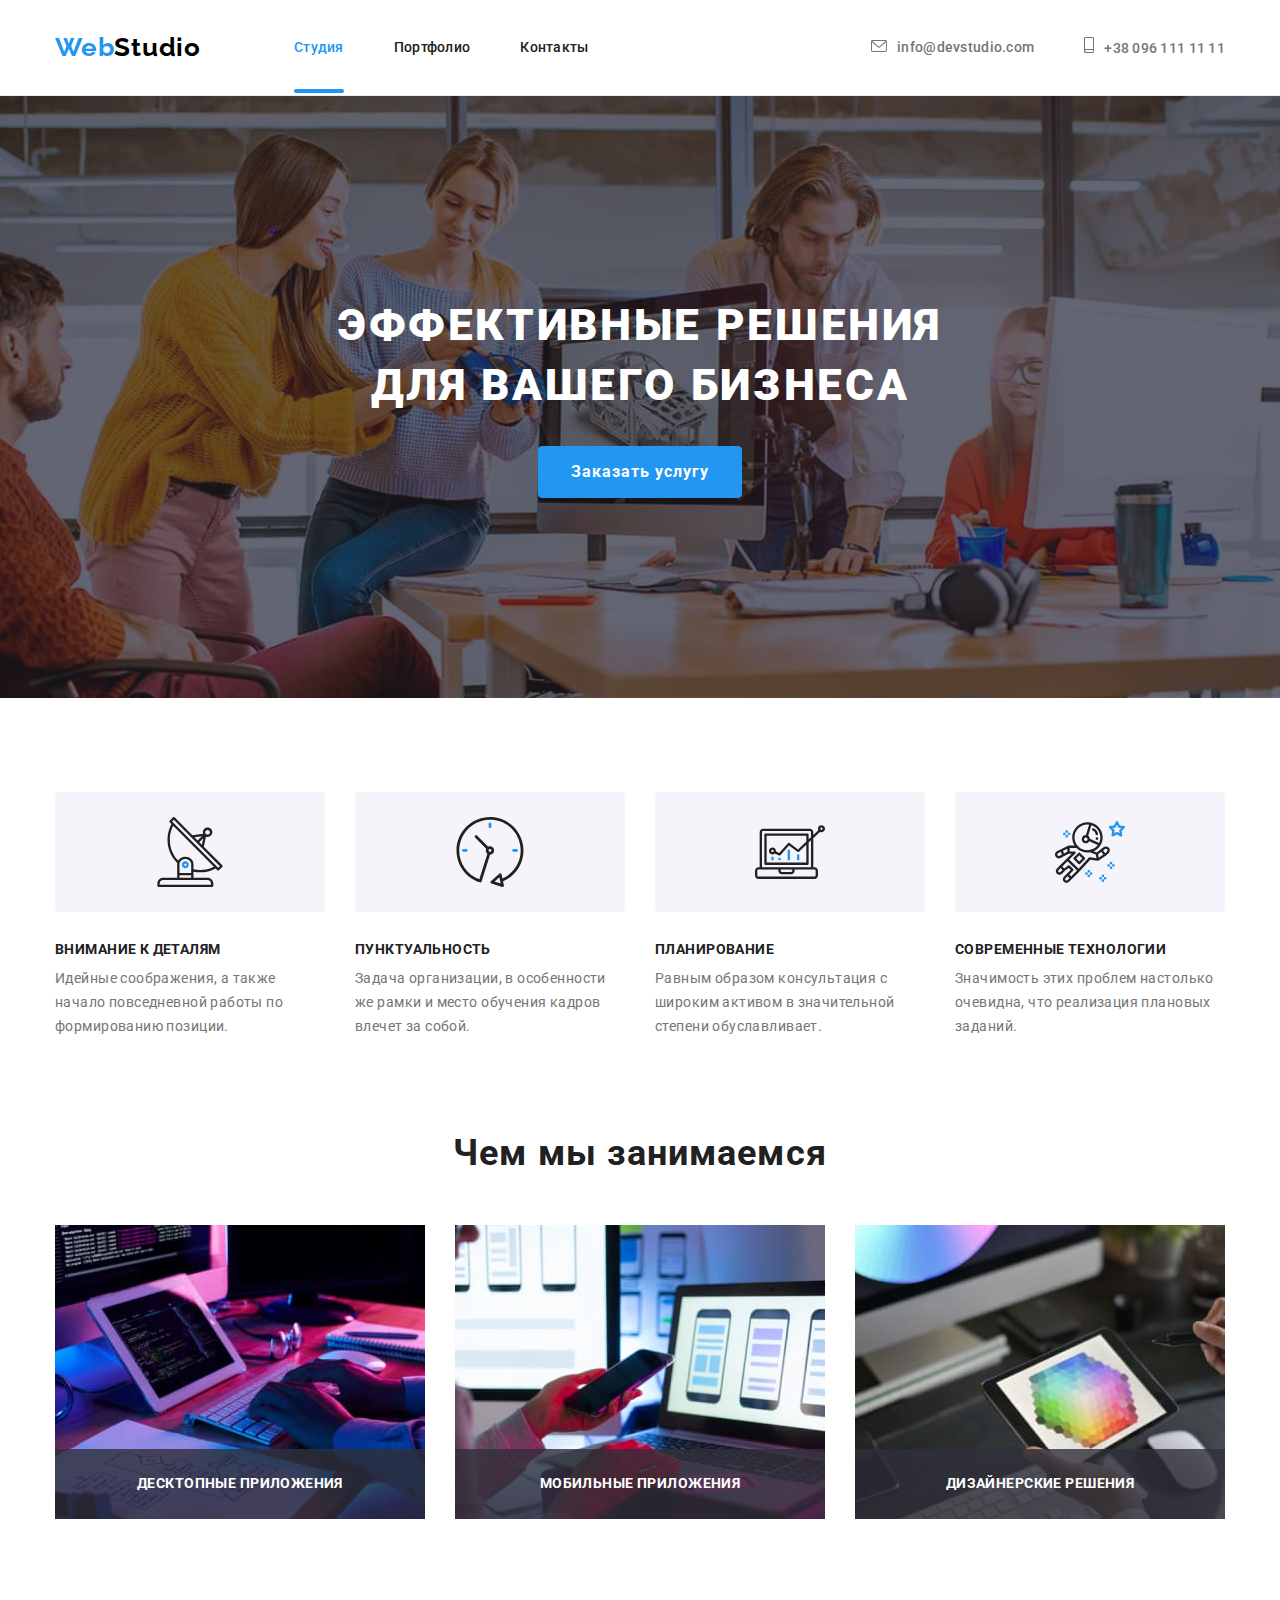
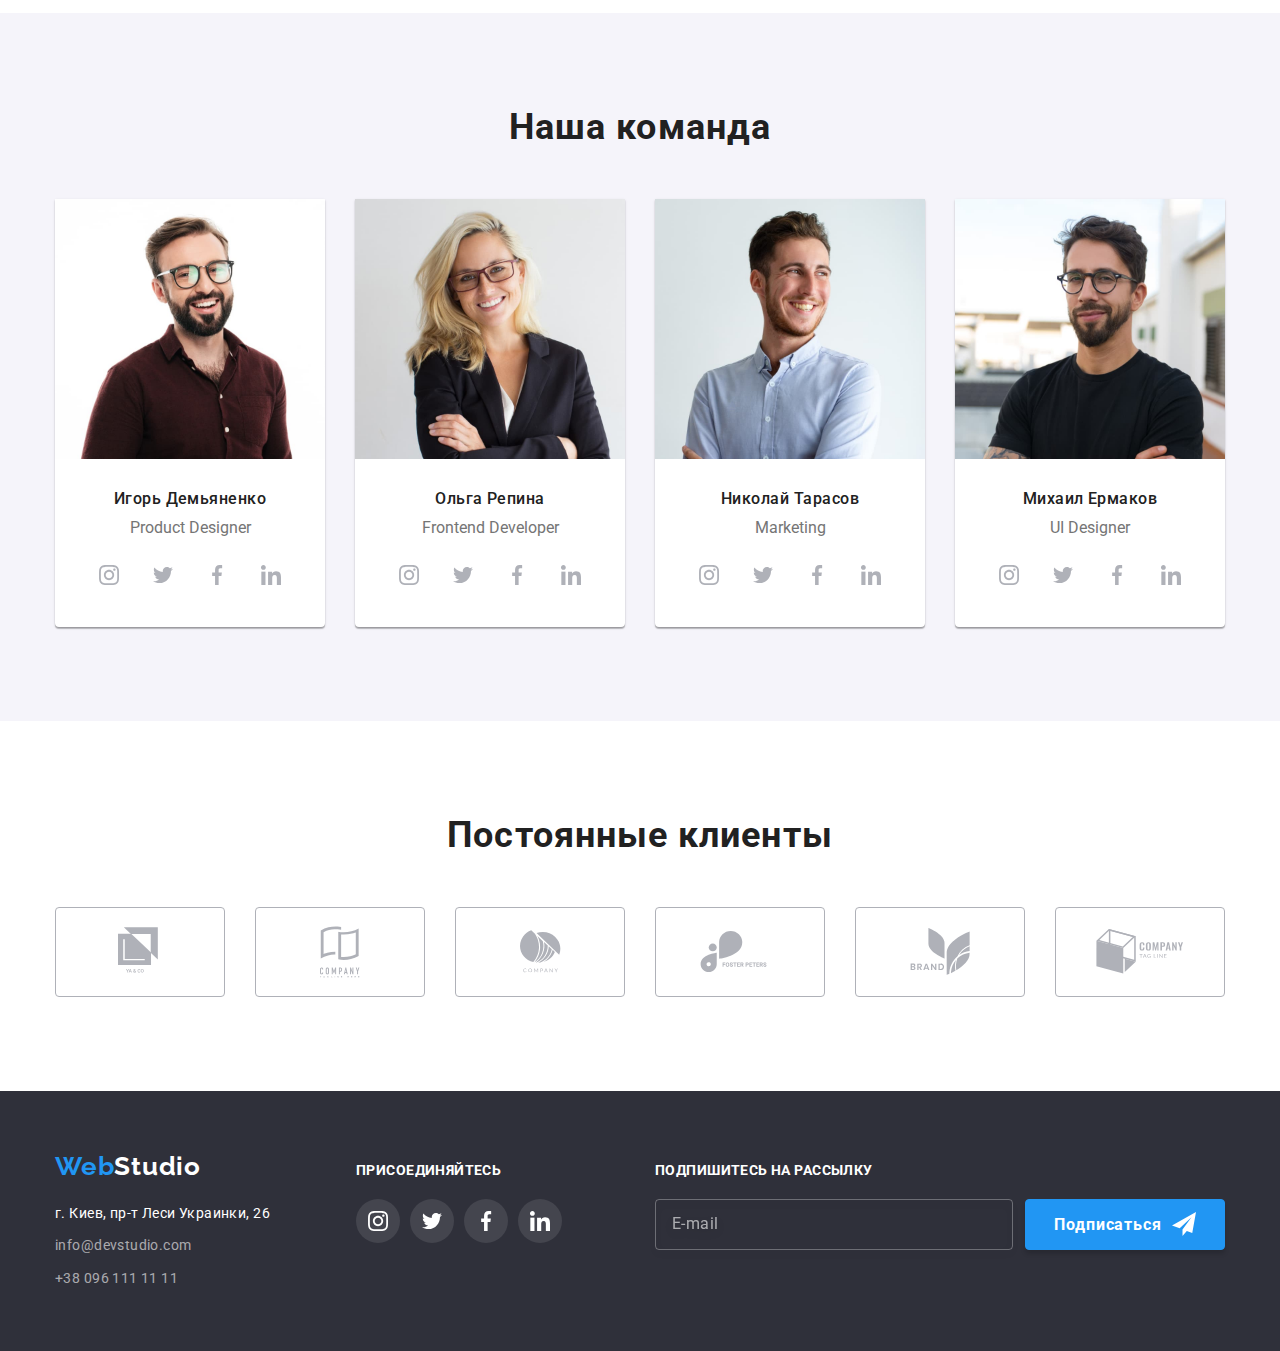
<file: index.html>
<!DOCTYPE html>
<html lang="ru">
<head>
    <meta charset="UTF-8">
    <meta name="viewport" content="width=device-width, initial-scale=1.0">
    <title>WebStudio</title>
    <link rel="preconnect" href="https://fonts.gstatic.com">
    <link href="https://fonts.googleapis.com/css2?family=Raleway:wght@700&family=Roboto:wght@400;500;700;900&display=swap" rel="stylesheet">
    <link rel="stylesheet" href="https://cdnjs.cloudflare.com/ajax/libs/modern-normalize/1.0.0/modern-normalize.min.css">
    <link rel="stylesheet" href="css/main.min.css">
</head>
<body>
    <!--Шапка сайта работа3-->
<header class="header">
    <div class="container">
    <nav class="nav">
        <a class="logo" href="./index.html" lang="en"><span class="logo-color">Web</span>Studio</a>
        <ul class="nav-list">
            <li class="nav-list-item"><a class="nav-list-link current" href="#">Студия</a></li>
            <li class="nav-list-item"><a class="nav-list-link" href="./portfolio.html">Портфолио</a></li>
            <li class="nav-list-item"><a class="nav-list-link" href="#">Контакты</a></li>
        </ul>
        </nav>
        <address>
            <ul class="contacts">
            <li class="contact-item"><a class="contact-item-link" href="mailto:info@devstudio.com">
                <svg class="contact-icon" width="16" height="12"><use href="./images/sprite.svg#icon-envelope"></use></svg>info@devstudio.com</a></li>
            <li class="contact-item"><a class="contact-item-link" href="tel:++380961111111"><svg class="contact-icon" width="10" height="16">
                <use href="./images/sprite.svg#icon-smartphone"></use>
            </svg>+38 096 111 11 11</a></li>
        </ul>
        </address>
        </div>
    </header>
    <main>
    <div>
        <section class="hero">
        <div class="container">
        <h1 class="hero-title">Эффективные решения<br>для вашего бизнеса</h1>
        <button class="button-order" type="button" data-modal-open>Заказать услугу</button>
        </div>
        </section>
    </div> 
    <!--особенности-->
    <section class="features">
    <div class="container">
  <ul class="features-list">
    <li class="item">
        <div class="item-icon-box"><svg class="item-icon">
            <use href="./images/sprite.svg#icon-antenna"></use>
        </svg></div>        
    <h3 class="item-head">Внимание к деталям</h3>
    <p class="item-text">Идейные соображения, а также начало повседневной работы по формированию позиции.</p>
    </li>
    <li class="item"><div class="item-icon-box"><svg class="item-icon">
        <use href="./images/sprite.svg#icon-clock"></use>
    </svg></div>
    <h3 class="item-head">Пунктуальность</h3>
    <p class="item-text">Задача организации, в особенности же рамки и место обучения кадров влечет за собой.</p></li>
    <li class="item"><div class="item-icon-box"><svg class="item-icon">
        <use href="./images/sprite.svg#icon-diagram"></use>
    </svg></div>
    <h3 class="item-head">Планирование</h3>
    <p class="item-text">Равным образом консультация с широким активом в значительной степени обуславливает.</p>
    </li>
    <li class="item"><div class="item-icon-box"><svg class="item-icon">
        <use href="./images/sprite.svg#icon-astronaut"></use>
    </svg></div>
    <h3 class="item-head">Современные технологии</h3>
    <p class="item-text">Значимость этих проблем настолько очевидна, что реализация плановых заданий.</p>
    </li>
  </ul>
  </div> 
</section>
<!--Чим ми займаємося-->
<section class="work">
    <div class="container">
    <h2 class="work-head">Чем мы занимаемся</h2>
    <ul class="work-list">
        <li class="work-item">
        <h3 class="work-item-title">Десктопные приложения</h3>
        <img src="./images/img1.jpg" alt="Набор кода" height="294" width="370">
        </li>
        <li class="work-item">
        <h3 class="work-item-title">Мобильные приложения</h3>
        <img src="./images/img2.jpg" alt="Создание приложений" height="294" width="370">
        </li>
        <li class="work-item">
            <h3 class="work-item-title">Дизайнерские решения</h3>
        <img src="./images/img3.jpg" alt="Дизайн приложений" height="294" width="370">
        </li>
    </ul>
    </div>
</section>
<!--Наша команда-->
    <section class="team">
    <div class="container">
    <h2 class="team-head">Наша команда</h2>
    <ul class="team-list">
        <li class="team-item"><img class="team-photo" src="./images/team1.jpg" alt="Product Designer" width="270" height="260">
        <h3 class="team-name">Игорь Демьяненко</h3>
        <p class="team-position">Product Designer</p>
        <ul class="social-list list">
            <li class="social-list-item">
                <a class="social-list-link" href="">
                    <svg class="social-list-icon">
                        <use href="./images/sprite.svg#icon-instagram"></use> 
                    </svg>
                </a></li>
            <li class="social-list-item">
                <a class="social-list-link" href="">
                <svg class="social-list-icon">
                    <use href="./images/sprite.svg#icon-twitter"></use>
                        </svg>
                    </a></li>
            <li class="social-list-item">
                        <a class="social-list-link" href="">
                            <svg class="social-list-icon">
                                <use href="./images/sprite.svg#icon-facebook"></use>
                            </svg>
                        </a></li>
            <li class="social-list-item">
                <a class="social-list-link" href="">
                    <svg class="social-list-icon">
                        <use href="./images/sprite.svg#icon-linkedin"></use>
                    </svg>
                </a></li>
            </ul>
        </li>
        <li class="team-item"><img class="team-photo" src="./images/team2.jpg" alt="Frontend Developer" width="270" height="260">
        <h3 class="team-name">Ольга Репина</h3>
        <p class="team-position">Frontend Developer</p>
        <ul class="social-list list">
            <li class="social-list-item">
                <a class="social-list-link" href="">
                    <svg class="social-list-icon">
                        <use href="./images/sprite.svg#icon-instagram"></use>
                    </svg>
                </a></li>
            <li class="social-list-item">
                <a class="social-list-link" href="">
                    <svg class="social-list-icon">
                        <use href="./images/sprite.svg#icon-twitter"></use>
                    </svg>
                </a></li>
            <li class="social-list-item">
                <a class="social-list-link" href="">
                    <svg class="social-list-icon">
                        <use href="./images/sprite.svg#icon-facebook"></use>
                    </svg>
                </a></li>
            <li class="social-list-item">
                <a class="social-list-link" href="">
                    <svg class="social-list-icon">
                        <use href="./images/sprite.svg#icon-linkedin"></use>
                    </svg>
                </a></li>
        </ul>
        </li>
        <li class="team-item">
        <img class="team-photo" src="./images/team3.jpg" alt="Marketing" width="270" height="260">
        <h3 class="team-name">Николай Тарасов</h3>
        <p class="team-position">Marketing</p>
        <ul class="social-list list">
            <li class="social-list-item">
                <a class="social-list-link" href="">
                    <svg class="social-list-icon">
                        <use href="./images/sprite.svg#icon-instagram"></use>
                    </svg>
                </a></li>
            <li class="social-list-item">
                <a class="social-list-link" href="">
                    <svg class="social-list-icon">
                        <use href="./images/sprite.svg#icon-twitter"></use>
                    </svg>
                </a></li>
            <li class="social-list-item">
                <a class="social-list-link" href="">
                    <svg class="social-list-icon">
                        <use href="./images/sprite.svg#icon-facebook"></use>
                    </svg>
                </a></li>
            <li class="social-list-item">
                <a class="social-list-link" href="">
                    <svg class="social-list-icon">
                        <use href="./images/sprite.svg#icon-linkedin"></use>
                    </svg>
                </a></li>
        </ul>
        </li>
        <li class="team-item">
        <img class="team-photo" src="./images/team4.jpg" alt="UI Designer" width="270" height="260">
        <h3 class="team-name">Михаил Ермаков</h3>
        <p class="team-position">UI Designer</p>
        <ul class="social-list list">
            <li class="social-list-item">
                <a class="social-list-link" href="">
                    <svg class="social-list-icon">
                        <use href="./images/sprite.svg#icon-instagram"></use>
                    </svg>
                </a></li>
            <li class="social-list-item">
                <a class="social-list-link" href="">
                    <svg class="social-list-icon">
                        <use href="./images/sprite.svg#icon-twitter"></use>
                    </svg>
                </a></li>
            <li class="social-list-item">
                <a class="social-list-link" href="">
                    <svg class="social-list-icon">
                        <use href="./images/sprite.svg#icon-facebook"></use>
                    </svg>
                </a></li>
            <li class="social-list-item">
                <a class="social-list-link" href="">
                    <svg class="social-list-icon">
                        <use href="./images/sprite.svg#icon-linkedin"></use>
                    </svg>
                </a></li>
        </ul>
        </li>
    </ul>
    </div>
    </section>
    <!-- Клиенты -->
    <section class="clients section">
        <div class="container">
            <h2 class="clients-title">Постоянные клиенты</h2>
            <ul class="clients-list">
                <li class="clients-list-item">
                    <a class="clients-link" href="" target="_blank">
                        <svg class="clients-logo" width="44px" height="49px">
                            <use href="./images/sprite.svg#icon-logo1"></use>
                        </svg>
                    </a>
                </li>
                <li class="clients-list-item">
                    <a class="clients-link" href="" target="_blank">
                        <svg class="clients-logo" width="40px" height="52px">
                            <use href="./images/sprite.svg#icon-logo2"></use>
                        </svg>
                    </a>
                </li>
                <li class="clients-list-item">
                    <a class="clients-link" href="" target="_blank">
                        <svg class="clients-logo" width="41px" height="43px">
                            <use href="./images/sprite.svg#icon-logo3"></use>
                        </svg>
                    </a>
                </li>
                <li class="clients-list-item">
                    <a class="clients-link" href="" target="_blank">
                        <svg class="clients-logo" width="80px" height="42px">
                            <use href="./images/sprite.svg#icon-logo4"></use>
                        </svg>
                    </a>
                </li>
                <li class="clients-list-item">
                    <a class="clients-link" href="" target="_blank">
                        <svg class="clients-logo" width="60px" height="47px">
                            <use href="./images/sprite.svg#icon-logo5"></use>
                        </svg>
                    </a>
                </li>
                <li class="clients-list-item">
                    <a class="clients-link" href="" target="_blank">
                        <svg class="clients-logo" width="88px" height="45px">
                            <use href="./images/sprite.svg#icon-logo6"></use>
                        </svg>
                    </a>
                </li>
            </ul>
        </div>
    </section>
     </main>
    <!--Футер-->
    <footer class="footer">
    <div class="container">
    <div class="footer-contacts">   
    <a class="logo" href=""><span class="logo-color">Web</span><span class="logo-white">Studio</span></a>
        <address class="address">
        <ul class="main-contacts-list">
        <li class="main-contacts-item">
        <a class="main-contacts-link map" href="https://goo.gl/maps/psRtu3tgyUnC2bHMA" target="_blank"> г. Киев, пр-т
                    Леси Украинки, 26 </a></li>
        <li class="main-contacts-item">
        <a class="main-contacts-link" href="mailto:info@devstudio.com">info@devstudio.com</a>
        </li>
        <li class="main-contacts-item">
        <a class="main-contacts-link" href="tel:+380961111111">+38 096 111 11 11</a>
        </li>
        </ul>
        </address>
        </div>
        <!-- Футер соцсети -->
    <div class="footer-social">
        <p class="join">присоединяйтесь</p>
        <ul class="footer-social-list">
            <li class="footer-social-item">
                <a class="footer-social-link" href="">
                    <svg class="social-logo">
                        <use href="./images/sprite.svg#icon-instagram"></use>
                    </svg>
                </a>
            </li>
            <li class="footer-social-item">
                <a class="footer-social-link" href="">
                    <svg class="social-logo">
                        <use href="./images/sprite.svg#icon-twitter"></use>
                    </svg></a>
            </li>
            <li class="footer-social-item">
                <a class="footer-social-link" href="">
                    <svg class="social-logo">
                        <use href="./images/sprite.svg#icon-facebook"></use>
                    </svg></a>
            </li>
            <li class="footer-social-item">
                <a class="footer-social-link" href="">
                    <svg class="social-logo">
                        <use href="./images/sprite.svg#icon-linkedin"></use>
                    </svg></a>
            </li>
        </ul>
    </div>
    <!-- Подписка -->
    <form class="subscription-form">
        <b class="subs-title">Подпишитесь на рассылку</b>
        <div class="subscription">
            <label for="subs-email"></label>
            <input class="subs-input" id="subs-email" name="subs-email" type="email" placeholder="E-mail"
                autocomplete="email">
            <button class="subs-btn" type="submit">Подписаться
                <svg class="icon-send" width="24px" height="24px">
                    <use href="./images/sprite.svg#icon-send"></use>
                </svg>
            </button>
        </div>
    </form>
    </div>
    </footer>
    <!-- Модальное окно -->
    <div class="backdrop is-hidden" data-modal>
        <div class="modal">
            <button class="modal-btn-close" type="button" data-modal-close>
                <svg class="icon-close" width="11px" height="11px">
                    <use href="./images/sprite.svg#icon-close"></use>
                </svg>
            </button>
            <form class="main-form">
                <b class="form-title">Оставьте свои данные, мы вам перезвоним</b>
                <div class="form-field">
                    <label class="field-label" for="name">Имя</label>
                    <input class="field-input" id="name" type="text" name="name" autocomplete="name">
                    <svg class="icon-input" width="18px" height="18px">
                        <use href="./images/sprite.svg#icon-person"></use>
                    </svg>
                </div>
                <div class="form-field">
                    <label class="field-label" for="tel">Телефон</label>
                    <input class="field-input" id="tel" type="tel" name="tel" autocomplete="tel">
                    <svg class="icon-input" width="18px" height="18px">
                        <use href="./images/sprite.svg#icon-phone"></use>
                    </svg>
                </div>
                <div class="form-field">
                    <label class="field-label" for="email">Почта</label>
                    <input class="field-input" id="email" type="email" name="email" autocomplete="email">
                    <svg class="icon-input" width="18px" height="18px">
                        <use href="./images/sprite.svg#icon-email"></use>
                    </svg>
                </div>
                <div class="form-field comment">
                    <label class="field-label" for="comment">Комментарий</label>
                    <textarea class="field-input textarea" id="comment" name="comment" placeholder="Введите текст"></textarea>
                </div>
                <div class="form-check">
                    <input class="check-input" type="checkbox" id="check" name="privacy">
                    <label class="check-label" for="check">Соглашаюсь с рассылкой и принимаю<a class="policy-link"
                            href="#">Условия договора</a></label>
                </div>
                <button class="send-btn" type="submit">Отправить</button>
            </form>
        </div>
    </div>
    <script src="./js/modal.js"></script>
</body>
</html>
</file>
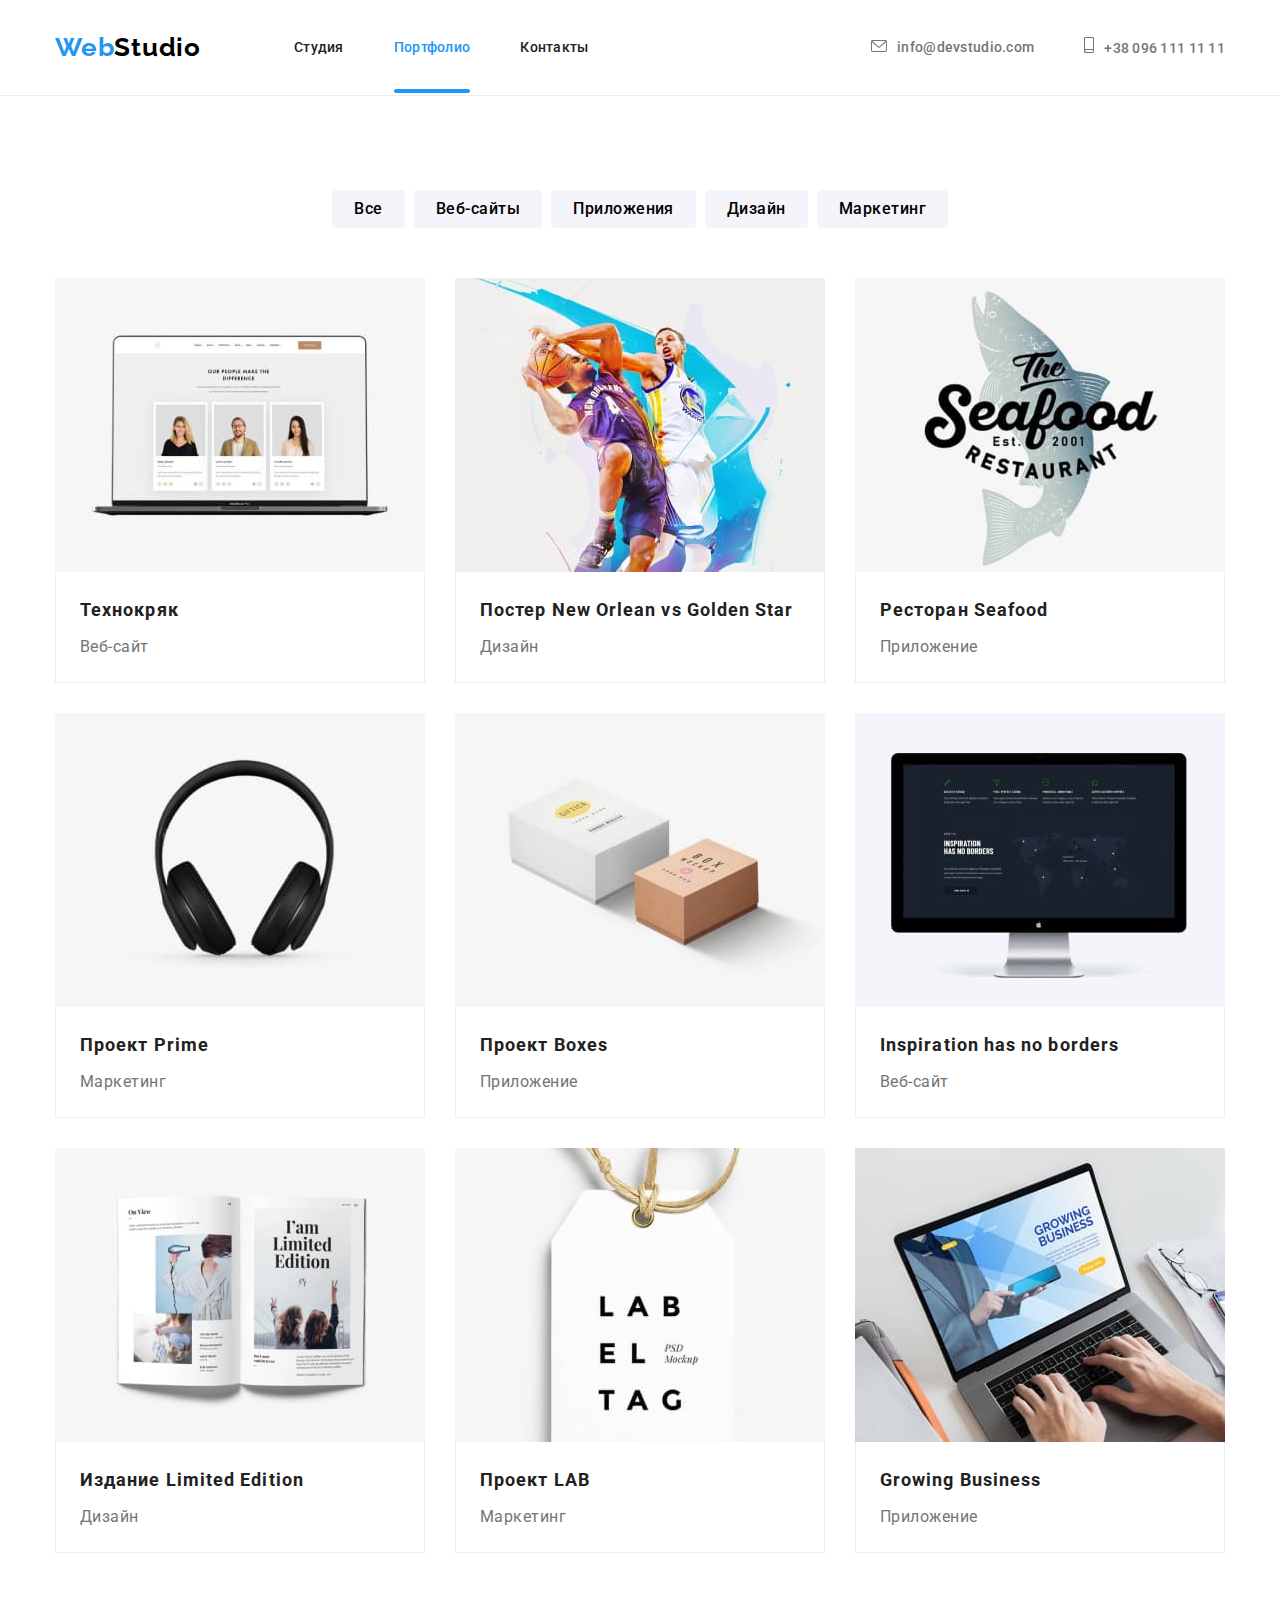
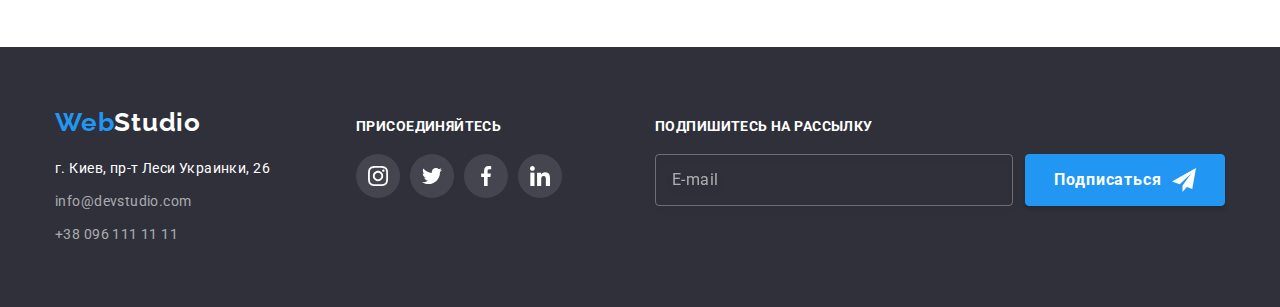
<file: portfolio.html>
<!DOCTYPE html>
<html lang="en">
<head>
    <meta charset="UTF-8">
    <meta name="viewport" content="width=device-width, initial-scale=1.0">
    <title>Portfolio</title>
    <link rel="preconnect" href="https://fonts.gstatic.com">
    <link href="https://fonts.googleapis.com/css2?family=Raleway:wght@700&family=Roboto:wght@400;500;700;900&display=swap" rel="stylesheet">
    <link rel="stylesheet" href="https://cdnjs.cloudflare.com/ajax/libs/modern-normalize/1.0.0/modern-normalize.min.css">
    <link rel="stylesheet" href="css/portfolio.min.css">
</head>
<body>
    <!--Шапка сайта-->
    <header class="header">
    <div class="container">
        <nav class="nav">
            <a class="logo" href="./index.html" lang="en"><span class="logo-color">Web</span>Studio</a>
            <ul class="nav-list">
                <li class="nav-list-item"><a class="nav-list-link" href="#">Студия</a></li>
                <li class="nav-list-item"><a class="nav-list-link current" href="./portfolio.html">Портфолио</a></li>
                <li class="nav-list-item"><a class="nav-list-link" href="#">Контакты</a></li>
            </ul>
            </nav>
            <address>
                <ul class="contacts">
                    <li class="contact-item"><a class="contact-item-link" href="mailto:info@devstudio.com">
                            <svg class="contact-icon" width="16" height="12">
                                <use href="./images/sprite.svg#icon-envelope"></use>
                            </svg>info@devstudio.com</a></li>
                    <li class="contact-item"><a class="contact-item-link" href="tel:++380961111111"><svg class="contact-icon" width="10"
                                height="16">
                                <use href="./images/sprite.svg#icon-smartphone"></use>
                            </svg>+38 096 111 11 11</a></li>
                </ul>
            </address>
            </div>
    </header>
    <main>
        <!--Портфолио-->
    <section class="portfolio">
    <div class="container">
    <h1 class="visually-hidden">Портфолио</h1>
    <!-- кнопки -->
    <ul class="btn">
        <li class="btn-list"><button class="btn-item" type="button">Все</button></li>
        <li class="btn-list"><button class="btn-item" type="button">Веб-сайты</button></li>
        <li class="btn-list"><button class="btn-item" type="button">Приложения</button></li>
        <li class="btn-list"><button class="btn-item" type="button">Дизайн</button></li>
        <li class="btn-list"><button class="btn-item" type="button">Маркетинг</button></li>
    </ul>
    <!-- проекты -->
    <ul class="project-list">
        <li class="project-list-item">
            <a class="project-list-item-link" href="">
            <div class="cards">
                <p class="overlay">Технокряк это современная площадка распространения коронавируса. Компании используют эту
                    платформу для цифрового шпионажа и атак на защищённые сервера конкурентов.</p>
                        <img class="project-list-item-img" src="./images/portfolio/project1.jpg" alt="ноутбук" width="370" height="294">
            </div>
            <div class="wrapper">
            <h2 class="project-list-item-title">Технокряк</h2>
            <p class="project-list-item-text">Веб-сайт</p>
            </div>
            </a>
        </li>
        <li class="project-list-item">
            <a class="project-list-item-link" href="">
            <div class="cards">
                <p class="overlay">Технокряк это современная площадка распространения коронавируса. Компании используют эту
                    платформу для цифрового шпионажа и атак на защищённые сервера конкурентов.</p>
            <img class="project-list-item-img" src="./images/portfolio/project2.jpg" alt="постер" width="370" height="294">
            </div>
            <div class="wrapper">
            <h2 class="project-list-item-title">Постер New Orlean vs Golden Star</h2>
            <p class="project-list-item-text">Дизайн</p>
            </div>
            </a>
        </li>   
        <li class="project-list-item">
            <a class="project-list-item-link" href="">
            <div class="cards">
                <p class="overlay">Технокряк это современная площадка распространения коронавируса. Компании используют эту
                    платформу для цифрового шпионажа и атак на защищённые сервера конкурентов.</p>
            <img class="project-list-item-img" src="./images/portfolio/project3.jpg" alt="лого ресторана" width="370" height="294">
            </div>
            <div class="wrapper">
            <h2 class="project-list-item-title">Ресторан Seafood</h2>
            <p class="project-list-item-text">Приложение</p>
        </div>
        </a>
        </li> 
        <li class="project-list-item">
            <a class="project-list-item-link" href="">
            <div class="cards">
                <p class="overlay">Технокряк это современная площадка распространения коронавируса. Компании используют эту
                    платформу для цифрового шпионажа и атак на защищённые сервера конкурентов.</p>
            <img class="project-list-item-img" src="./images/portfolio/project4.jpg" alt="наушники" width="370" height="294">
            </div>
            <div class="wrapper">
            <h2 class="project-list-item-title">Проект Prime</h2>
            <p class="project-list-item-text">Маркетинг</p>
        </div>
        </a>
        </li>
        <li class="project-list-item">
            <a class="project-list-item-link" href="">
            <div class="cards">
                <p class="overlay">Технокряк это современная площадка распространения коронавируса. Компании используют эту
                    платформу для цифрового шпионажа и атак на защищённые сервера конкурентов.</p>
                <img class="project-list-item-img" src="./images/portfolio/project5.jpg" alt="коробки" width="370" height="294">
            </div>
                <div class="wrapper">
            <h2 class="project-list-item-title">Проект Boxes</h2>
            <p class="project-list-item-text">Приложение</p>
        </div>
        </a>
        </li>
        <li class="project-list-item">
            <a class="project-list-item-link" href="">
            <div class="cards">
                <p class="overlay">Технокряк это современная площадка распространения коронавируса. Компании используют эту
                    платформу для цифрового шпионажа и атак на защищённые сервера конкурентов.</p>
            <img class="project-list-item-img" src="./images/portfolio/project6.jpg" alt="монитор" width="370" height="294">
            </div>
            <div class="wrapper">
            <h2 class="project-list-item-title">Inspiration has no borders</h2>
            <p class="project-list-item-text">Веб-сайт</p>
        </div>
        </a>
        </li>
        <li class="project-list-item">
            <a class="project-list-item-link" href="">
            <div class="cards">
                <p class="overlay">Технокряк это современная площадка распространения коронавируса. Компании используют эту
                    платформу для цифрового шпионажа и атак на защищённые сервера конкурентов.</p>
            <img class="project-list-item-img" src="./images/portfolio/project7.jpg" alt="книга" width="370" height="294">
            </div>
            <div class="wrapper">
            <h2 class="project-list-item-title">Издание Limited Edition</h2>
            <p class="project-list-item-text">Дизайн</p>
        </div>
        </a>
        </li>
        <li class="project-list-item">
            <a class="project-list-item-link" href="">
            <div class="cards">
                <p class="overlay">Технокряк это современная площадка распространения коронавируса. Компании используют эту
                    платформу для цифрового шпионажа и атак на защищённые сервера конкурентов.</p>
            <img class="project-list-item-img" src="./images/portfolio/project8.jpg" alt="лейбл" width="370" height="294">
            </div>
            <div class="wrapper">
            <h2 class="project-list-item-title">Проект LAB</h2>
            <p class="project-list-item-text">Маркетинг</p>
        </div>
        </a>
        </li>
        <li class="project-list-item">
            <a class="project-list-item-link" href="">
            <div class="cards">
                <p class="overlay">Технокряк это современная площадка распространения коронавируса. Компании используют эту
                    платформу для цифрового шпионажа и атак на защищённые сервера конкурентов.</p>
            <img class="project-list-item-img" src="./images/portfolio/project9.jpg" alt="открытый ноутбук" width="370" height="294">
            </div>
            <div class="wrapper">
            <h2 class="project-list-item-title">Growing Business</h2>
            <p class="project-list-item-text">Приложение</p>
        </div>
        </a>
        </li>
    </ul>
    </div>
    </section>    
    </main>
    <!--Футер-->
        <footer class="footer">
            <div class="container">
                <div class="footer-contacts">
                    <a class="logo" href=""><span class="logo-color">Web</span><span class="logo-white">Studio</span></a>
                    <address class="address">
                        <ul class="main-contacts-list">
                            <li class="main-contacts-item">
                                <a class="main-contacts-link map" href="https://goo.gl/maps/psRtu3tgyUnC2bHMA" target="_blank">
                                    г. Киев, пр-т
                                    Леси Украинки, 26 </a></li>
                            <li class="main-contacts-item">
                                <a class="main-contacts-link" href="mailto:info@devstudio.com">info@devstudio.com</a>
                            </li>
                            <li class="main-contacts-item">
                                <a class="main-contacts-link" href="tel:+380961111111">+38 096 111 11 11</a>
                            </li>
                        </ul>
                    </address>
                </div>
                <!-- Футер соцсети -->
                <div class="footer-social">
                    <p class="join">присоединяйтесь</p>
                    <ul class="footer-social-list">
                        <li class="footer-social-item">
                            <a class="footer-social-link" href="">
                                <svg class="social-logo">
                                    <use href="./images/sprite.svg#icon-instagram"></use>
                                </svg>
                            </a>
                        </li>
                        <li class="footer-social-item">
                            <a class="footer-social-link" href="">
                                <svg class="social-logo">
                                    <use href="./images/sprite.svg#icon-twitter"></use>
                                </svg></a>
                        </li>
                        <li class="footer-social-item">
                            <a class="footer-social-link" href="">
                                <svg class="social-logo">
                                    <use href="./images/sprite.svg#icon-facebook"></use>
                                </svg></a>
                        </li>
                        <li class="footer-social-item">
                            <a class="footer-social-link" href="">
                                <svg class="social-logo">
                                    <use href="./images/sprite.svg#icon-linkedin"></use>
                                </svg></a>
                        </li>
                    </ul>
                </div>
                <!-- Подписка -->
                <form class="subscription-form">
                    <b class="subs-title">Подпишитесь на рассылку</b>
                    <div class="subscription">
                        <label for="subs-email"></label>
                        <input class="subs-input" id="subs-email" name="subs-email" type="email" placeholder="E-mail"
                            autocomplete="email">
                        <button class="subs-btn" type="submit">Подписаться
                            <svg class="icon-send" width="24px" height="24px">
                                <use href="./images/sprite.svg#icon-send"></use>
                            </svg>
                        </button>
                    </div>
                </form>
            </div>
        </footer>
</body>
</html>
</file>
<file: css/main.min.css>
:root{--primary-text-color: #212121;--secondary-text-color: #757575;--accent-text-color: #2196f3;--reserve-text-color: #ffffff;--primary-font-family: "Roboto", sans-serif;--secondary-font-family: "Raleway", sans-serif;--card-set-gap: 30px}html{box-sizing:border-box}*,*::before,*::after{box-sizing:inherit}body{font-family:var(--primary-font-family)}ul{list-style:none;padding:0;margin:0}h1,h2,h3,h4,h5,h6,p{margin:0}a{text-decoration:none}address{font-style:normal}img{display:block;max-width:100%;height:auto}textarea{resize:none}.container{width:1200px;padding:0 15px;margin:0 auto}.section{padding-top:94px;padding-bottom:94px}.visually-hidden{position:absolute;width:1px;height:1px;margin:-1px;border:0;padding:0;white-space:nowrap;clip-path:inset(100%);clip:rect(0 0 0 0);overflow:hidden}.header{padding-top:32px;padding-bottom:32px;border-bottom:1px solid #ececec}.header .container{display:flex;align-items:center;justify-content:space-between}.nav{display:flex;align-items:center}.nav-list{display:flex;align-items:center;margin-left:93px}.nav-list-item:not(:last-child){margin-right:50px}.contacts{display:flex;align-items:center;margin-left:auto}.logo{font-family:var(--secondary-font-family);color:#000000;font-weight:700;font-size:26px;line-height:1.19;letter-spacing:0.03em}.logo-color{color:var(--accent-text-color)}.nav-list-link{position:relative;padding-top:32px;padding-bottom:32px;font-weight:500;font-size:14px;line-height:1.14;letter-spacing:0.02em;color:var(--primary-text-color);transition:color 250ms cubic-bezier(0.4, 0, 0.2, 1)}.nav-list-link:hover,.nav-list-link:focus{color:var(--accent-text-color)}.current{color:var(--accent-text-color)}.current::after{content:"";position:absolute;left:0;bottom:-5px;display:block;width:100%;height:4px;background-color:var(--accent-text-color);border-radius:2px;transform:translateY(25%)}.contact-item:not(:last-child){margin-right:50px}.contact-item-link{position:relative;padding-top:32px;padding-bottom:32px;font-weight:500;font-size:14px;line-height:1.14;letter-spacing:0.02em;color:var(--secondary-text-color);transition:color 250ms cubic-bezier(0.4, 0, 0.2, 1)}.contact-item-link:hover,.contact-item-link:focus{color:var(--accent-text-color)}.contact-icon{margin-right:10px;fill:currentColor}.hero{text-align:center;padding-top:200px;padding-bottom:200px;background-color:#2f303a;background-image:linear-gradient(rgba(47,48,58,0.4), rgba(47,48,58,0.4)),url("../images/hero.jpg");background-repeat:no-repeat;background-size:cover;background-position:center}.hero-title{max-width:696px;margin-left:auto;margin-right:auto;font-weight:900;font-size:44px;line-height:1.36;letter-spacing:0.06em;text-transform:uppercase;color:var(--reserve-text-color);margin-bottom:30px}.button-order{padding:10px 32px;min-width:200px;border-radius:4px;border:1px solid var(--accent-text-color);cursor:pointer;font-weight:700;font-size:16px;line-height:1.87;letter-spacing:0.06em;color:var(--reserve-text-color);background-color:var(--accent-text-color)}.features{padding-top:94px}.features-list{display:flex;align-items:flex-start;justify-content:space-between}.item{min-width:270px}.item:not(:last-child){margin-right:30px}.item-head{margin-bottom:10px;font-weight:700;font-size:14px;line-height:1.14;letter-spacing:0.03em;text-transform:uppercase;color:var(--primary-text-color)}.item-text{font-weight:400;font-size:14px;line-height:1.71;letter-spacing:0.03em;color:var(--secondary-text-color)}.item-icon{width:70px;height:70px}.item-icon-box{margin-bottom:30px;padding:25px 100px;width:270px;height:120px;background:#f5f4fa;border-radius:4px}.work{padding-top:94px;padding-bottom:94px}.work-list{display:flex;justify-content:space-between}.work-head{margin-bottom:50px;font-weight:700;font-size:36px;line-height:1.16;text-align:center;letter-spacing:0.03em;color:var(--primary-text-color)}.work-item{position:relative}.work-item-title{position:absolute;left:0;bottom:0;padding-top:27px;padding-bottom:27px;width:100%;height:70px;background-color:rgba(47,48,58,0.8);color:var(--reserve-text-color);font-weight:700;font-size:14px;line-height:1.14;text-align:center;letter-spacing:0.03em;text-transform:uppercase;transform:translateY(0)}.team{background:#f5f4fa;padding-top:94px;padding-bottom:94px}.team-list{display:flex;justify-content:space-between}.team-item{padding-bottom:30px;background-color:var(--reserve-text-color);box-shadow:0px 1px 3px rgba(0,0,0,0.12),0px 1px 1px rgba(0,0,0,0.14),0px 2px 1px rgba(0,0,0,0.2);border-radius:0px 0px 4px 4px}.team-head{margin-bottom:50px;font-weight:700;font-size:36px;line-height:1.16;text-align:center;letter-spacing:0.03em;color:var(--primary-text-color)}.team-name{margin-top:30px;font-weight:500;font-size:16px;line-height:1.19;text-align:center;letter-spacing:0.03em;color:var(--primary-text-color)}.team-position{margin-top:10px;font-size:16px;line-height:1.19;text-align:center;color:var(--secondary-text-color)}.social-list{display:flex;justify-content:center;margin-top:16px}.social-list-item:not(:last-child){margin-right:10px}.social-list-link{display:flex;justify-content:center;align-items:center;width:44px;height:44px;border-radius:50%;color:#afb1b8;transition:color 250ms cubic-bezier(0.4, 0, 0.2, 1),background-color 250ms cubic-bezier(0.4, 0, 0.2, 1)}.social-list-link:hover,.social-list-link:focus{background-color:var(--accent-text-color);color:var(--reserve-text-color)}.social-list-link:hover .social-list-icon,.social-list-link:focus .social-list-icon{fill:currentColor}.social-list-icon{fill:currentColor}.clients-list{display:flex;align-items:flex-start;justify-content:space-between}.clients-list-item:not(:last-child){margin-right:30px}.clients-title{margin-bottom:50px;font-weight:700;font-size:36px;line-height:1.16;text-align:center;letter-spacing:0.03em;color:var(--primary-text-color)}.clients-link{display:flex;justify-content:center;align-items:center;color:#afb1b8;width:170px;height:90px;border:1px solid;border-radius:4px;transition:color 250ms cubic-bezier(0.4, 0, 0.2, 1),border-color 250ms cubic-bezier(0.4, 0, 0.2, 1)}.clients-link:hover,.clients-link:focus{color:var(--accent-text-color);border-color:var(--accent-text-color)}.clients-logo{fill:currentColor}.backdrop{position:fixed;top:0;left:0;min-width:100%;min-height:100%;background-color:rgba(0,0,0,0.2);opacity:1;transition:opacity 700ms linear}.backdrop.is-hidden{opacity:0;visibility:none;pointer-events:none}.modal{position:absolute;top:50%;left:50%;padding:40px;width:528px;height:581px;border-radius:4px;background-color:var(--reserve-text-color);box-shadow:0px 1px 3px rgba(0,0,0,0.12),0px 1px 1px rgba(0,0,0,0.14),0px 2px 1px rgba(0,0,0,0.2);transform:translate(-50%, -50%) scale(1);transition:transform 700ms cubic-bezier(0.42, 0, 0.58, 1)}.modal.backdrop.is-hidden{transform:translate(-50%, -50%) scale(0)}.modal-btn-close{position:absolute;top:8px;right:8px;display:flex;justify-content:center;align-items:center;cursor:pointer;width:30px;height:30px;border:1px solid rgba(0,0,0,0.1);border-radius:50%;background:#ffffff;fill:212121;transition:fill 250ms cubic-bezier(0.4, 0, 0.2, 1)}.modal-btn-close:hover,.modal-btn-close:focus{fill:var(--accent-text-color)}.form-title{display:block;margin-bottom:12px;font-weight:700;font-size:20px;line-height:1.15;text-align:center;letter-spacing:0.03em;color:var(--primary-text-color)}.form-field{position:relative;display:flex;flex-direction:column;margin-bottom:10px}.form-field .comment{margin-bottom:20px}.field-label{margin-bottom:4px;font-size:12px;line-height:1.16;letter-spacing:0.01em;color:var(--secondary-text-color)}.field-input{min-width:100%;height:40px;border:1px solid rgba(33,33,33,0.2);border-radius:4px;padding-left:42px;cursor:pointer;transition:border-color 250ms cubic-bezier(0.4, 0, 0.2, 1)}.field-input:focus{border-color:var(--accent-text-color);outline:none}.field-input:focus+.icon-input{fill:var(--accent-text-color)}.field-input .textarea{height:120px;padding:12px 16px}.field-input .textarea::placeholder{font-size:12px;line-height:1.16;letter-spacing:0.01em;color:rgba(117,117,117,0.5)}.textarea{height:120px;padding:12px 16px}.icon-input{position:absolute;bottom:11px;left:12px;fill:212121;transition:fill 250ms cubic-bezier(0.4, 0, 0.2, 1)}.form-check{margin-bottom:30px}.check-label{display:flex;justify-content:center;align-items:center;font-size:14px;line-height:1.71;letter-spacing:0.03em;color:var(--secondary-text-color)}.check-label::before{content:"";display:inline-block;width:16px;height:15px;border:2px solid #212121;border-radius:2px;margin-right:7px;transition:all 250ms cubic-bezier(0.4, 0, 0.2, 1)}.check-input:checked+.check-label::before{background-color:var(--accent-text-color);background-image:url(../images/logo-checked.svg);background-size:contain;background-origin:border-box;border-color:transparent}.policy-link{text-decoration:underline;color:var(--accent-text-color);margin-left:5px}.check-input{position:absolute;width:1px;height:1px;margin:-1px;border:0;padding:0;white-space:nowrap;clip-path:inset(100%);clip:rect(0 0 0 0);overflow:hidden}.send-btn{display:block;margin:0 auto;padding:10px 0;min-width:200px;min-height:50px;border-radius:4px;border:1px solid var(--accent-text-color);cursor:pointer;font-weight:700;font-size:16px;line-height:1.87;letter-spacing:0.06em;color:var(--reserve-text-color);background-color:var(--accent-text-color);box-shadow:0px 4px 4px rgba(0,0,0,0.15)}.footer{padding-top:60px;padding-bottom:60px;background:#2f303a}.footer-contacts{width:231px}.footer .container{display:flex;justify-self:start;align-items:baseline}.logo-white{color:var(--reserve-text-color)}.main-contacts-list{margin-top:20px}.main-contacts-item:not(:last-child){margin-bottom:9px}.main-contacts-link{font-size:14px;line-height:1.71;letter-spacing:0.03em;color:rgba(255,255,255,0.6)}.main-contacts-link.map{color:var(--reserve-text-color)}.footer-social{margin-left:70px}.join{display:inline-block;margin-bottom:20px;font-weight:bold;font-size:14px;line-height:1.14;letter-spacing:0.03em;text-transform:uppercase;color:var(--reserve-text-color)}.footer-social-list{display:flex;justify-content:space-between;width:206px}.footer-social-link{display:flex;justify-content:center;align-items:center;width:44px;height:44px;border-radius:50%;background-color:rgba(255,255,255,0.1);color:var(--reserve-text-color);transition:background-color 250ms cubic-bezier(0.4, 0, 0.2, 1)}.footer-social-link:hover,.footer-social-link:focus{background-color:var(--accent-text-color)}.social-logo{fill:currentColor}.subscription-form{display:block;margin-left:93px;width:570px}.subs-title{display:inline-block;margin-bottom:20px;font-weight:700;font-size:14px;line-height:1.14;letter-spacing:0.03em;text-transform:uppercase;color:var(--reserve-text-color)}.subs-btn{display:flex;justify-content:center;align-items:center;margin:0 auto;padding:10px 0;margin-left:12px;min-width:200px;min-height:50px;border-radius:4px;border:1px solid var(--accent-text-color);cursor:pointer;font-weight:700;font-size:16px;line-height:1.87;letter-spacing:0.06em;color:var(--reserve-text-color);background-color:var(--accent-text-color);box-shadow:0px 4px 4px rgba(0,0,0,0.15)}.icon-send{margin-left:10px;fill:currentColor}.subscription{display:flex}.subs-input{padding:15px 16px;min-width:358px;min-height:50px;border:1px solid rgba(255,255,255,0.3);filter:drop-shadow(0px 4px 4px rgba(0,0,0,0.15));border-radius:4px;background-color:transparent;color:#ffffff;transition:outline 250ms cubic-bezier(0.4, 0, 0.2, 1)}.subs-input:focus{outline:1px solid var(--accent-text-color)}.subs-input::placeholder{font-size:16px;line-height:1.25;letter-spacing:0.03em;color:rgba(255,255,255,0.6)}
/*# sourceMappingURL=main.min.css.map */
</file>
<file: css/portfolio.min.css>
:root{--primary-text-color: #212121;--secondary-text-color: #757575;--accent-text-color: #2196f3;--reserve-text-color: #ffffff;--primary-font-family: "Roboto", sans-serif;--secondary-font-family: "Raleway", sans-serif;--card-set-gap: 30px}html{box-sizing:border-box}*,*::before,*::after{box-sizing:inherit}body{font-family:var(--primary-font-family)}ul{list-style:none;padding:0;margin:0}h1,h2,h3,h4,h5,h6,p{margin:0}a{text-decoration:none}address{font-style:normal}img{display:block;max-width:100%;height:auto}textarea{resize:none}.container{width:1200px;padding:0 15px;margin:0 auto}.section{padding-top:94px;padding-bottom:94px}.visually-hidden{position:absolute;width:1px;height:1px;margin:-1px;border:0;padding:0;white-space:nowrap;clip-path:inset(100%);clip:rect(0 0 0 0);overflow:hidden}.header{padding-top:32px;padding-bottom:32px;border-bottom:1px solid #ececec}.header .container{display:flex;align-items:center;justify-content:space-between}.nav{display:flex;align-items:center}.nav-list{display:flex;align-items:center;margin-left:93px}.nav-list-item:not(:last-child){margin-right:50px}.contacts{display:flex;align-items:center;margin-left:auto}.logo{font-family:var(--secondary-font-family);color:#000000;font-weight:700;font-size:26px;line-height:1.19;letter-spacing:0.03em}.logo-color{color:var(--accent-text-color)}.nav-list-link{position:relative;padding-top:32px;padding-bottom:32px;font-weight:500;font-size:14px;line-height:1.14;letter-spacing:0.02em;color:var(--primary-text-color);transition:color 250ms cubic-bezier(0.4, 0, 0.2, 1)}.nav-list-link:hover,.nav-list-link:focus{color:var(--accent-text-color)}.current{color:var(--accent-text-color)}.current::after{content:"";position:absolute;left:0;bottom:-5px;display:block;width:100%;height:4px;background-color:var(--accent-text-color);border-radius:2px;transform:translateY(25%)}.contact-item:not(:last-child){margin-right:50px}.contact-item-link{position:relative;padding-top:32px;padding-bottom:32px;font-weight:500;font-size:14px;line-height:1.14;letter-spacing:0.02em;color:var(--secondary-text-color);transition:color 250ms cubic-bezier(0.4, 0, 0.2, 1)}.contact-item-link:hover,.contact-item-link:focus{color:var(--accent-text-color)}.contact-icon{margin-right:10px;fill:currentColor}.portfolio{display:flex;padding-top:94px;padding-bottom:94px}.btn{display:flex;justify-content:center;margin-bottom:50px}.btn-list:not(:last-child){margin-right:9px}.btn-item{min-width:73px;padding:6px 22px;border:none;cursor:pointer;background:#f5f4fa;border-radius:4px;font-family:var(--primary-font-family);font-weight:500;font-size:16px;line-height:1.62;text-align:center;letter-spacing:0.03em;transition:color 250ms cubic-bezier(0.4, 0, 0.2, 1),background-color 250ms cubic-bezier(0.4, 0, 0.2, 1)}.btn-item:hover,.btn-item:focus{background-color:var(--accent-text-color);color:var(--reserve-text-color);box-shadow:0px 3px 1px rgba(0,0,0,0.1),0px 1px 2px rgba(0,0,0,0.08),0px 2px 2px rgba(0,0,0,0.12)}.project-list{display:flex;flex-wrap:wrap;margin-left:calc(-1 * var(--card-set-gap));margin-top:calc(-1 * var(--card-set-gap))}.project-list-item{flex-basis:calc(100% / 3 - var(--card-set-gap));margin-left:var(--card-set-gap);margin-top:var(--card-set-gap)}.project-list-item:hover,.project-list-item:focus{box-shadow:0px 1px 1px rgba(0,0,0,0.12),0px 4px 4px rgba(0,0,0,0.06),1px 4px 6px rgba(0,0,0,0.16)}.project-list-item-link{display:block;transition:box-shadow 250ms cubic-bezier(0.4, 0, 0.2, 1)}.project-list-item-link:hover,.project-list-item-link:focus{box-shadow:0px 1px 1px rgba(0,0,0,0.12),0px 4px 4px rgba(0,0,0,0.06),1px 4px 6px rgba(0,0,0,0.16)}.project-list-item-link .project-list-item-title{margin-bottom:4px;font-weight:700;font-size:18px;line-height:2;letter-spacing:0.06em;color:var(--primary-text-color)}.project-list-item-text{font-size:16px;line-height:1.87;letter-spacing:0.03em;color:var(--secondary-text-color)}.wrapper{padding:20px 24px;border-right:1px solid #eeeeee;border-bottom:1px solid #eeeeee;border-left:1px solid #eeeeee}.cards{position:relative;overflow:hidden}.overlay{position:absolute;left:0;bottom:0;padding:63px 24px;width:100%;height:100%;background-color:rgba(33,150,243,0.9);color:var(--reserve-text-color);font-size:18px;line-height:1.56;letter-spacing:0.03em;transform:translateY(100%);transition:all 250ms cubic-bezier(0.4, 0, 0.2, 1)}.project-list-item-link:hover .overlay,.project-list-item-link:focus .overlay{transform:translateY(0)}.footer{padding-top:60px;padding-bottom:60px;background:#2f303a}.footer-contacts{width:231px}.footer .container{display:flex;justify-self:start;align-items:baseline}.logo-white{color:var(--reserve-text-color)}.main-contacts-list{margin-top:20px}.main-contacts-item:not(:last-child){margin-bottom:9px}.main-contacts-link{font-size:14px;line-height:1.71;letter-spacing:0.03em;color:rgba(255,255,255,0.6)}.main-contacts-link.map{color:var(--reserve-text-color)}.footer-social{margin-left:70px}.join{display:inline-block;margin-bottom:20px;font-weight:bold;font-size:14px;line-height:1.14;letter-spacing:0.03em;text-transform:uppercase;color:var(--reserve-text-color)}.footer-social-list{display:flex;justify-content:space-between;width:206px}.footer-social-link{display:flex;justify-content:center;align-items:center;width:44px;height:44px;border-radius:50%;background-color:rgba(255,255,255,0.1);color:var(--reserve-text-color);transition:background-color 250ms cubic-bezier(0.4, 0, 0.2, 1)}.footer-social-link:hover,.footer-social-link:focus{background-color:var(--accent-text-color)}.social-logo{fill:currentColor}.subscription-form{display:block;margin-left:93px;width:570px}.subs-title{display:inline-block;margin-bottom:20px;font-weight:700;font-size:14px;line-height:1.14;letter-spacing:0.03em;text-transform:uppercase;color:var(--reserve-text-color)}.subs-btn{display:flex;justify-content:center;align-items:center;margin:0 auto;padding:10px 0;margin-left:12px;min-width:200px;min-height:50px;border-radius:4px;border:1px solid var(--accent-text-color);cursor:pointer;font-weight:700;font-size:16px;line-height:1.87;letter-spacing:0.06em;color:var(--reserve-text-color);background-color:var(--accent-text-color);box-shadow:0px 4px 4px rgba(0,0,0,0.15)}.icon-send{margin-left:10px;fill:currentColor}.subscription{display:flex}.subs-input{padding:15px 16px;min-width:358px;min-height:50px;border:1px solid rgba(255,255,255,0.3);filter:drop-shadow(0px 4px 4px rgba(0,0,0,0.15));border-radius:4px;background-color:transparent;color:#ffffff;transition:outline 250ms cubic-bezier(0.4, 0, 0.2, 1)}.subs-input:focus{outline:1px solid var(--accent-text-color)}.subs-input::placeholder{font-size:16px;line-height:1.25;letter-spacing:0.03em;color:rgba(255,255,255,0.6)}
/*# sourceMappingURL=portfolio.min.css.map */
</file>
